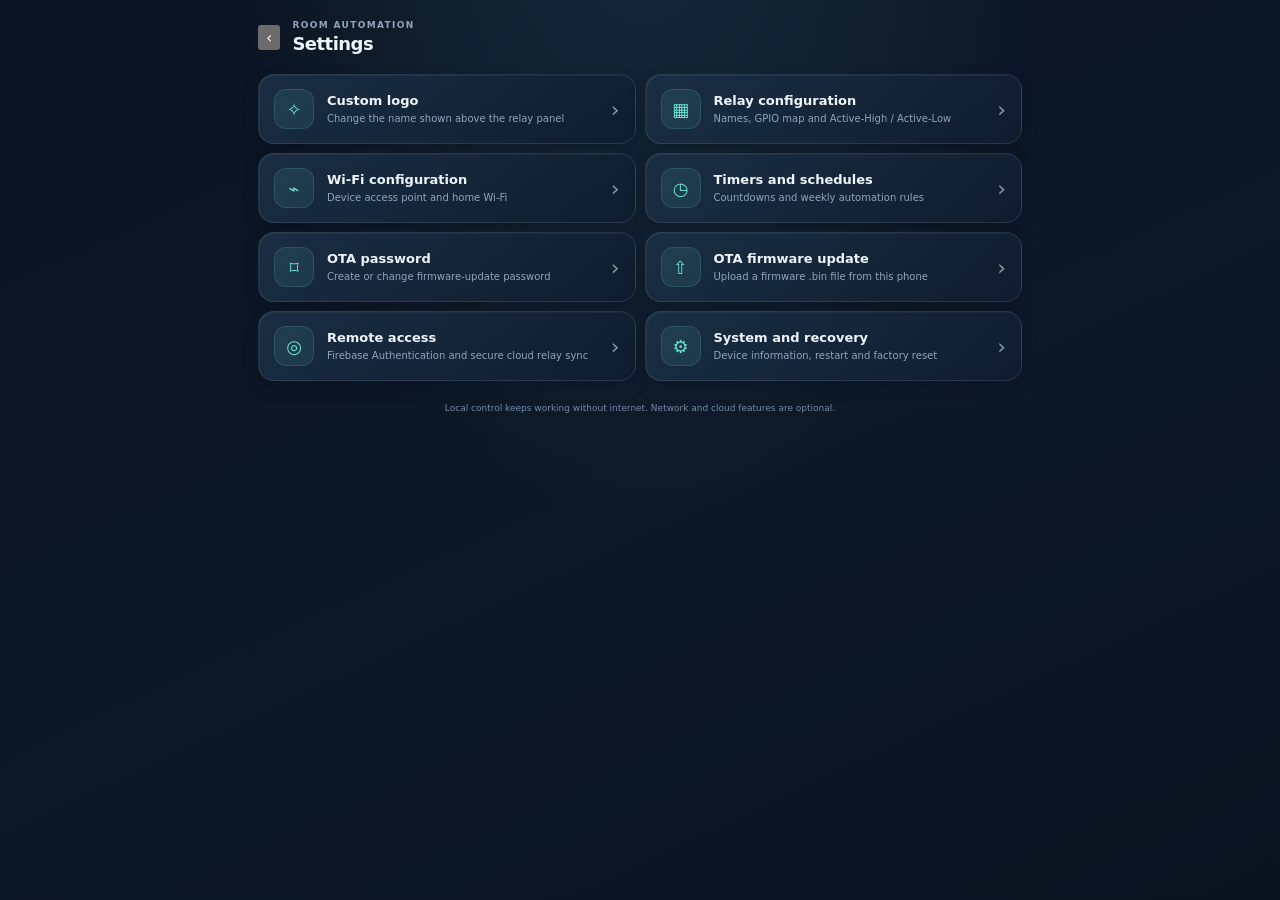
<file: settings.html>
<!doctype html>
<html lang="en">
<head>
  <meta charset="utf-8">
  <meta name="viewport" content="width=device-width,initial-scale=1,viewport-fit=cover">
  <meta name="theme-color" content="#0b1422">
  <meta name="color-scheme" content="dark">
  <title>Settings · Room Automation</title>
  <link rel="stylesheet" href="/style.css">
</head>
<body>
  <main class="settings-shell">
    <header class="settings-header">
      <button id="settingsBack" class="settings-nav-button" type="button" aria-label="Go back" title="Back">‹</button>
      <div class="settings-heading"><small>ROOM AUTOMATION</small><strong id="settingsHeaderTitle">Settings</strong></div>
      <a class="settings-home-button" href="/" aria-label="Go to dashboard" title="Home">
        <svg viewBox="0 0 24 24" aria-hidden="true"><path d="m3 10 9-7 9 7v10a1 1 0 0 1-1 1h-5v-7H9v7H4a1 1 0 0 1-1-1Z"/></svg>
      </a>
    </header>

    <section id="settingsHome" class="settings-home">
      <div class="settings-menu" aria-label="Settings options">
        <button class="settings-menu-item" type="button" data-open="logo"><span class="menu-icon">✧</span><span class="menu-copy"><strong>Custom logo</strong><small>Change the name shown above the relay panel</small></span><span class="menu-arrow">›</span></button>
        <button class="settings-menu-item" type="button" data-open="relays"><span class="menu-icon">▦</span><span class="menu-copy"><strong>Relay configuration</strong><small>Names, GPIO map and Active-High / Active-Low</small></span><span class="menu-arrow">›</span></button>
        <button class="settings-menu-item" type="button" data-open="wifi"><span class="menu-icon">⌁</span><span class="menu-copy"><strong>Wi-Fi configuration</strong><small>Device access point and home Wi-Fi</small></span><span class="menu-arrow">›</span></button>
        <button class="settings-menu-item" type="button" data-open="automation"><span class="menu-icon">◷</span><span class="menu-copy"><strong>Timers and schedules</strong><small>Countdowns and weekly automation rules</small></span><span class="menu-arrow">›</span></button>
        <button class="settings-menu-item" type="button" data-open="otapass"><span class="menu-icon">⌑</span><span class="menu-copy"><strong>OTA password</strong><small>Create or change firmware-update password</small></span><span class="menu-arrow">›</span></button>
        <button class="settings-menu-item" type="button" data-open="otaupdate"><span class="menu-icon">⇧</span><span class="menu-copy"><strong>OTA firmware update</strong><small>Upload a firmware .bin file from this phone</small></span><span class="menu-arrow">›</span></button>
        <button class="settings-menu-item" type="button" data-open="remote"><span class="menu-icon">◎</span><span class="menu-copy"><strong>Remote access</strong><small>Firebase Authentication and secure cloud relay sync</small></span><span class="menu-arrow">›</span></button>
        <button class="settings-menu-item" type="button" data-open="system"><span class="menu-icon">⚙</span><span class="menu-copy"><strong>System and recovery</strong><small>Device information, restart and factory reset</small></span><span class="menu-arrow">›</span></button>
      </div>
      <p class="settings-footer">Local control keeps working without internet. Network and cloud features are optional.</p>
    </section>

    <section class="settings-panel" data-panel="logo">
      <div class="panel-top"><div class="panel-title"><small>APPEARANCE</small><h1>Custom logo</h1></div></div>
      <div class="panel-card">
        <h2>Dashboard logo text</h2><p class="help">The logo box automatically adjusts to the text. Maximum 255 characters.</p>
        <label class="field">Logo name<input id="logoText" type="text" maxlength="255" placeholder="My Smart Home" autocomplete="off"></label>
        <div class="settings-button-row"><button class="action-button" type="button" id="saveLogo">Save logo</button></div>
        <p id="logoMessage" class="message" role="status"></p>
      </div>
    </section>

    <section class="settings-panel" data-panel="relays">
      <div class="panel-top"><div class="panel-title"><small>HARDWARE</small><h1>Relay configuration</h1></div></div>
      <form id="relayForm">
        <div class="panel-card">
          <h2>Relay names and polarity</h2><p class="help">Select the correct trigger type separately for every relay module. The fixed output pins are D1, D2, D5 and D6.</p>
          <div class="relay-config-row"><strong class="relay-config-name">Relay 1 · D1 · GPIO5</strong><label class="field">Display name<input id="relayName0" type="text" maxlength="23" required></label><label class="field">Trigger type<select id="relayPolarity0"><option value="true">Active-Low</option><option value="false">Active-High</option></select></label></div>
          <div class="relay-config-row"><strong class="relay-config-name">Relay 2 · D2 · GPIO4</strong><label class="field">Display name<input id="relayName1" type="text" maxlength="23" required></label><label class="field">Trigger type<select id="relayPolarity1"><option value="true">Active-Low</option><option value="false">Active-High</option></select></label></div>
          <div class="relay-config-row"><strong class="relay-config-name">Relay 3 · D5 · GPIO14</strong><label class="field">Display name<input id="relayName2" type="text" maxlength="23" required></label><label class="field">Trigger type<select id="relayPolarity2"><option value="true">Active-Low</option><option value="false">Active-High</option></select></label></div>
          <div class="relay-config-row"><strong class="relay-config-name">Relay 4 · D6 · GPIO12</strong><label class="field">Display name<input id="relayName3" type="text" maxlength="23" required></label><label class="field">Trigger type<select id="relayPolarity3"><option value="true">Active-Low</option><option value="false">Active-High</option></select></label></div>
          <p class="form-note">Active-Low means the relay turns ON when its GPIO output is LOW. Active-High means it turns ON when the output is HIGH.</p>
        </div>
        <div class="panel-card">
          <h2>One direct physical wall switch</h2>
          <p class="help">The single switch uses NodeMCU D7 / ESP8266 GPIO13. Select which relay it controls. This is a maintained switch: closed to GND = ON; open = OFF. The physical switch has priority over dashboard, timer, weekly schedule and Firebase commands for that relay.</p>
          <label class="field">Relay controlled by physical switch<select id="switchRelay"><option value="-1">Disabled</option><option value="0">Relay 1 · D1 · GPIO5</option><option value="1">Relay 2 · D2 · GPIO4</option><option value="2">Relay 3 · D5 · GPIO14</option><option value="3">Relay 4 · D6 · GPIO12</option></select></label>
          <div class="warning-note"><strong>Required wiring:</strong> D7/GPIO13 is now reserved for the physical switch; the old physical factory-reset input has been removed. Connect a dry-contact switch between D7/GPIO13 and GND. Firmware uses INPUT_PULLUP, so no external pull-up resistor is required. Use only a dry contact; never connect mains voltage or an external voltage to this GPIO. Factory reset is available from this dashboard and the future app.</div>
        </div>
        <div class="settings-button-row"><button class="action-button" type="submit">Save relay configuration</button></div>
        <p id="relayMessage" class="message" role="status"></p>
      </form>
    </section>

    <section class="settings-panel" data-panel="wifi">
      <div class="panel-top"><div class="panel-title"><small>CONNECTIVITY</small><h1>Wi-Fi configuration</h1></div></div>
      <form id="wifiForm">
        <div class="panel-card">
          <h2>ESP8266 access point</h2><p class="help">Your phone can connect directly to this network for local control.</p>
          <label class="field">Access point name (SSID)<input id="apSsid" type="text" maxlength="32" required></label>
          <label class="field">New access point password<input id="apPassword" type="password" maxlength="63" placeholder="Leave blank to keep current" autocomplete="new-password"></label>
          <label class="field">Wi-Fi channel<select id="apChannel"><option value="1">Channel 1</option><option value="2">Channel 2</option><option value="3">Channel 3</option><option value="4">Channel 4</option><option value="5">Channel 5</option><option value="6">Channel 6</option><option value="7">Channel 7</option><option value="8">Channel 8</option><option value="9">Channel 9</option><option value="10">Channel 10</option><option value="11">Channel 11</option><option value="12">Channel 12</option><option value="13">Channel 13</option></select></label>
        </div>
        <div class="panel-card">
          <h2>Connect to home Wi-Fi</h2><p class="help">When connected, the status on the main dashboard will turn green and show Online.</p>
          <div class="settings-button-row"><button id="scanBtn" class="action-button secondary" type="button">Scan nearby networks</button></div><div id="scanList" class="scan-list"></div>
          <label class="field">Home Wi-Fi name (SSID)<input id="staSsid" type="text" maxlength="32" autocomplete="off"></label>
          <label class="field">Home Wi-Fi password<input id="staPassword" type="password" maxlength="64" placeholder="Leave blank to keep current" autocomplete="new-password"></label>
        </div>
        <div class="panel-card">
          <h2>Device network name</h2>
          <label class="field">Hostname<input id="deviceName" type="text" maxlength="32" required></label>
          <p class="form-note">Use English letters, numbers and hyphens only. Example: room-automation</p>
        </div>
        <div class="settings-button-row"><button class="action-button" type="submit">Save Wi-Fi settings</button></div>
        <p id="wifiMessage" class="message" role="status"></p>
      </form>
    </section>

    <section class="settings-panel" data-panel="automation">
      <div class="panel-top"><div class="panel-title"><small>AUTOMATION</small><h1>Timers and schedules</h1></div></div>
      <div class="panel-card"><h2>Countdown timers</h2><p id="clockStatus" class="help">Checking device clock…</p>
        <div class="timer-grid">
          <div class="timer-box" data-timer="0"><strong id="timerName0">Relay 1</strong><span class="timer-status">No timer</span><label class="field">Hours<input class="timer-hours" type="number" min="0" max="720" value="0" inputmode="numeric"></label><label class="field">Minutes<input class="timer-minutes" type="number" min="0" max="59" value="1" inputmode="numeric"></label><label class="field">After countdown<select class="timer-action"><option value="false">Turn OFF</option><option value="true">Turn ON</option></select></label><div class="timer-actions"><button class="action-button timer-start" type="button">Start</button><button class="action-button secondary timer-cancel" type="button">Cancel</button></div></div>
          <div class="timer-box" data-timer="1"><strong id="timerName1">Relay 2</strong><span class="timer-status">No timer</span><label class="field">Hours<input class="timer-hours" type="number" min="0" max="720" value="0" inputmode="numeric"></label><label class="field">Minutes<input class="timer-minutes" type="number" min="0" max="59" value="1" inputmode="numeric"></label><label class="field">After countdown<select class="timer-action"><option value="false">Turn OFF</option><option value="true">Turn ON</option></select></label><div class="timer-actions"><button class="action-button timer-start" type="button">Start</button><button class="action-button secondary timer-cancel" type="button">Cancel</button></div></div>
          <div class="timer-box" data-timer="2"><strong id="timerName2">Relay 3</strong><span class="timer-status">No timer</span><label class="field">Hours<input class="timer-hours" type="number" min="0" max="720" value="0" inputmode="numeric"></label><label class="field">Minutes<input class="timer-minutes" type="number" min="0" max="59" value="1" inputmode="numeric"></label><label class="field">After countdown<select class="timer-action"><option value="false">Turn OFF</option><option value="true">Turn ON</option></select></label><div class="timer-actions"><button class="action-button timer-start" type="button">Start</button><button class="action-button secondary timer-cancel" type="button">Cancel</button></div></div>
          <div class="timer-box" data-timer="3"><strong id="timerName3">Relay 4</strong><span class="timer-status">No timer</span><label class="field">Hours<input class="timer-hours" type="number" min="0" max="720" value="0" inputmode="numeric"></label><label class="field">Minutes<input class="timer-minutes" type="number" min="0" max="59" value="1" inputmode="numeric"></label><label class="field">After countdown<select class="timer-action"><option value="false">Turn OFF</option><option value="true">Turn ON</option></select></label><div class="timer-actions"><button class="action-button timer-start" type="button">Start</button><button class="action-button secondary timer-cancel" type="button">Cancel</button></div></div>
        </div>
      </div>
      <div class="panel-card"><h2>Weekly schedules</h2><p class="help">Up to 8 rules. Schedules run locally and require the device clock to sync while connected to Wi-Fi with internet.</p>
        <form id="scheduleForm">
          <label class="field">Relay<select id="scheduleRelay"><option value="0">Relay 1</option><option value="1">Relay 2</option><option value="2">Relay 3</option><option value="3">Relay 4</option></select></label>
          <label class="field">Action<select id="scheduleAction"><option value="true">Turn ON</option><option value="false">Turn OFF</option></select></label>
          <label class="field">Time<input id="scheduleTime" type="time" value="07:00" required></label>
          <div class="field">Repeat days<div class="schedule-days"><label><input type="checkbox" value="0" checked>Sun</label><label><input type="checkbox" value="1" checked>Mon</label><label><input type="checkbox" value="2" checked>Tue</label><label><input type="checkbox" value="3" checked>Wed</label><label><input type="checkbox" value="4" checked>Thu</label><label><input type="checkbox" value="5" checked>Fri</label><label><input type="checkbox" value="6" checked>Sat</label></div></div>
          <div class="settings-button-row"><button class="action-button" type="submit">Save weekly schedule</button></div>
        </form>
        <div id="scheduleItems" class="schedule-items"><p class="form-note">No schedules set.</p></div>
        <p id="automationMessage" class="message" role="status"></p>
      </div>
    </section>

    <section class="settings-panel" data-panel="otapass">
      <div class="panel-top"><div class="panel-title"><small>SECURITY</small><h1>OTA password</h1></div></div>
      <div class="panel-card"><h2>Set firmware update password</h2><p class="help">OTA remains disabled until a password is created. Use 8–64 characters. The saved password is never shown back on this page.</p>
        <label class="field">Current OTA password<input id="oldOta" type="password" maxlength="64" autocomplete="current-password"></label>
        <label class="field">New OTA password<input id="newOta" type="password" minlength="8" maxlength="64" autocomplete="new-password"></label>
        <label class="field">Confirm new password<input id="confirmOta" type="password" minlength="8" maxlength="64" autocomplete="new-password"></label>
        <div class="settings-button-row"><button id="otaPassBtn" class="action-button" type="button">Save OTA password</button></div><p id="otaPassMessage" class="message" role="status"></p>
      </div>
    </section>

    <section class="settings-panel" data-panel="otaupdate">
      <div class="panel-top"><div class="panel-title"><small>MAINTENANCE</small><h1>OTA firmware update</h1></div></div>
      <div class="panel-card"><h2>Install firmware and dashboard</h2><p class="help">Select the two .bin files from the same GitHub Actions build. The device installs firmware first, restarts, then installs LittleFS automatically. Saved Wi-Fi, relay, timer, schedule, OTA and Firebase settings are backed up and restored.</p>
        <label class="field">OTA password<input id="otaUploadPassword" type="password" maxlength="64" autocomplete="current-password"></label>
        <label class="field">Firmware file (firmware.bin)<input id="firmwareFile" type="file" accept=".bin,application/octet-stream"></label>
        <label class="field">Dashboard / filesystem (littlefs.bin)<input id="filesystemFile" type="file" accept=".bin,application/octet-stream"></label>
        <div class="settings-button-row"><button id="otaUploadBtn" class="action-button" type="button">Install selected update files</button></div>
        <progress id="otaProgress" max="100" value="0" hidden></progress><p id="otaStatus" class="message" role="status"></p>
      </div>
    </section>

    <section class="settings-panel" data-panel="remote">
      <div class="panel-top"><div class="panel-title"><small>FIREBASE CLOUD</small><h1>Remote access</h1></div></div>
      <form id="firebaseForm">
        <div class="panel-card">
          <div class="remote-status"><i></i><strong id="firebaseStatus">Firebase is not configured</strong></div>
          <p class="help" style="margin-top:12px">Connect this ESP8266 to Firebase Authentication and Realtime Database. The ESP8266 uses a dedicated device-only Authentication account; it never stores the Admin password and never approves users.</p>
          <label class="field">Realtime Database URL<input id="firebaseUrl" type="url" maxlength="120" placeholder="https://your-project-default-rtdb.firebaseio.com" required></label>
          <label class="field">Firebase Web API key<input id="firebaseApiKey" type="password" maxlength="45" autocomplete="off" placeholder="Paste Firebase Web API key" required></label>
          <label class="field">Device ID<input id="firebaseDeviceId" type="text" maxlength="39" value="room8266" required></label>
          <label class="field">Device account email<input id="firebaseEmail" type="email" maxlength="79" autocomplete="off" required></label>
          <label class="field">Device account password<input id="firebasePassword" type="password" maxlength="64" autocomplete="new-password" required></label>
          <p class="form-note">The password is used only for the initial sign-in and is not saved. The device stores the Firebase refresh token in LittleFS. ESP8266 flash is not encrypted, so the refresh token is still physically readable from extracted flash.</p>
          <div class="settings-button-row"><button id="firebaseSaveBtn" class="action-button" type="submit">Verify and save Firebase connection</button><button id="firebaseDisableBtn" class="action-button danger" type="button">Disable Firebase</button></div>
          <p id="firebaseMessage" class="message" role="status"></p>
        </div>
      </form>
      <div class="panel-card">
        <h2>Authentication and approval model</h2>
        <ol class="remote-steps"><li>Create one Admin user in Firebase Authentication and put that exact UID in <code>firebase.database.rules.json</code>. Do not create Admin from the public app.</li><li>Create a separate Firebase Authentication email/password user for this ESP8266. In Realtime Database, create <code>deviceAccounts/DEVICE_UID</code> with <code>{&quot;deviceId&quot;:&quot;room8266&quot;,&quot;enabled&quot;:true}</code>.</li><li>Apply the included database rules. The Android app will register users as <code>pending</code>; only the fixed Admin UID can approve/reject/revoke them and link approved users to devices.</li><li>Local AP, physical switch, timer and schedules continue to work without internet. Remote commands are applied as desired ON/OFF states and the actual relay state is published back.</li></ol>
        <div class="warning-note"><strong>Security:</strong> never expose port 80 on the ESP8266 to the public internet. Firebase HTTPS is certificate-verified. Firebase API key is a project identifier; the device refresh token is a secret, but ESP8266 flash is not encrypted.</div>
      </div>
    </section>

    <section class="settings-panel" data-panel="system">
      <div class="panel-top"><div class="panel-title"><small>DEVICE</small><h1>System and recovery</h1></div></div>
      <div class="panel-card"><h2>Device status</h2><div class="field-grid"><div><p class="form-note">Firmware</p><strong id="systemVersion">—</strong></div><div><p class="form-note">Local access point</p><strong id="systemApIp">—</strong></div><div><p class="form-note">Home Wi-Fi</p><strong id="systemWifi">—</strong></div><div><p class="form-note">Free memory</p><strong id="systemHeap">—</strong></div></div></div>
      <div class="panel-card"><h2>Restart controller</h2><p class="help">Restart the ESP8266 without deleting its saved settings.</p><button id="rebootBtn" class="action-button secondary" type="button">Restart device</button><p id="systemMessage" class="message" role="status"></p></div>
      <div class="panel-card"><h2>Factory reset</h2><p class="help">Clears Wi-Fi credentials, relay settings, names, timers, schedules, Firebase credentials and OTA password.</p><button id="factoryBtn" class="action-button danger" type="button">Factory reset</button></div>
    </section>
  </main>

<script>
'use strict';
const $ = (id) => document.getElementById(id);
const api = async (url, options = {}) => {
  const response = await fetch(url, { cache: 'no-store', ...options });
  let data = {}; try { data = await response.json(); } catch (_) {}
  if (!response.ok) throw new Error(data.error || `Request failed (${response.status})`);
  return data;
};
function message(id, text, ok = true) { const node = $(id); node.textContent = text || ''; node.classList.toggle('error', !ok); }
const postJson = (url, body) => api(url, { method: 'POST', headers: { 'Content-Type': 'application/json' }, body: JSON.stringify(body) });

// One persistent navigation bar: Back goes exactly one level up; Home
// returns directly to the relay dashboard from every settings page.
let activePanelName = null;
function openPanel(name) {
  $('settingsHome').style.display = 'none';
  document.querySelectorAll('[data-panel]').forEach((panel) => {
    panel.classList.remove('visible');
    panel.style.display = 'none';
  });
  const panel = document.querySelector(`[data-panel="${name}"]`);
  if (!panel) return;
  activePanelName = name;
  const title = panel.querySelector('.panel-title h1');
  $('settingsHeaderTitle').textContent = title ? title.textContent : 'Settings';
  panel.style.display = 'block';
  requestAnimationFrame(() => panel.classList.add('visible'));
  if (name === 'automation') refreshAutomation();
  if (name === 'remote') loadFirebaseSettings();
  if (name === 'system') refreshSystem();
}
function goBackOneLevel() {
  if (!activePanelName) {
    window.location.href = '/';
    return;
  }
  const current = document.querySelector(`[data-panel="${activePanelName}"]`);
  activePanelName = null;
  if (current) {
    current.classList.remove('visible');
    current.style.animation = 'slideOut .18s ease both';
    window.setTimeout(() => {
      current.style.display = 'none';
      current.style.animation = '';
      $('settingsHome').style.display = 'block';
      $('settingsHeaderTitle').textContent = 'Settings';
    }, 170);
  } else {
    $('settingsHome').style.display = 'block';
    $('settingsHeaderTitle').textContent = 'Settings';
  }
}
document.getElementById('settingsBack').addEventListener('click', goBackOneLevel);
document.querySelectorAll('[data-open]').forEach((button) => button.addEventListener('click', () => openPanel(button.dataset.open)));
let loaded = {};
async function loadSettings() {
  loaded = await api('/api/settings');
  $('logoText').value = loaded.logoText || 'Room Automation';
  $('apSsid').value = loaded.apSsid || '';
  $('apChannel').value = String(loaded.apChannel || 6);
  $('staSsid').value = loaded.staSsid || '';
  $('deviceName').value = loaded.deviceName || 'room-automation';
  $('otaStatus').textContent = loaded.otaConfigured ? 'OTA password is configured.' : 'OTA is disabled until you create an OTA password.';
  for (let i = 0; i < 4; i += 1) {
    $(`relayName${i}`).value = loaded.relayNames?.[i] || `Relay ${i + 1}`;
    $(`relayPolarity${i}`).value = String(loaded.relayActiveLow?.[i] ?? true);
  }
  $('switchRelay').value = String(loaded.switchRelay ?? -1);
}
function settingsPayload() {
  return {
    logoText: $('logoText').value.trim() || 'Room Automation',
    apSsid: $('apSsid').value.trim(), apPassword: $('apPassword').value,
    apChannel: Number($('apChannel').value), staSsid: $('staSsid').value.trim(),
    staPassword: $('staPassword').value, deviceName: $('deviceName').value.trim()
  };
}
async function saveAllSettings(targetMessage) {
  const data = await postJson('/api/settings', settingsPayload());
  message(targetMessage, data.message || 'Saved. Restarting device…');
}
$('saveLogo').addEventListener('click', async () => {
  try {
    const data = await postJson('/api/logo', { logoText: $('logoText').value.trim() });
    message('logoMessage', data.message || 'Logo saved successfully.');
  } catch (error) { message('logoMessage', error.message, false); }
});
$('relayForm').addEventListener('submit', async (event) => {
  event.preventDefault();
  try {
    const relayNames = [0,1,2,3].map(i => $(`relayName${i}`).value.trim());
    const relayActiveLow = [0,1,2,3].map(i => $(`relayPolarity${i}`).value === 'true');
    if (relayNames.some(name => !name || name.length > 23)) throw new Error('Each relay name must be 1 to 23 characters.');
    const data = await postJson('/api/relay-config', { relayNames, relayActiveLow, switchRelay: Number($('switchRelay').value) });
    message('relayMessage', data.message || 'Relay configuration saved.');
  } catch (error) { message('relayMessage', error.message, false); }
});
$('wifiForm').addEventListener('submit', async (event) => {
  event.preventDefault();
  try { await saveAllSettings('wifiMessage'); }
  catch (error) { message('wifiMessage', error.message, false); }
});

async function loadFirebaseSettings() {
  try {
    const data = await api('/api/firebase');
    $('firebaseUrl').value = data.databaseUrl || '';
    $('firebaseDeviceId').value = data.deviceId || 'room8266';
    $('firebaseEmail').value = data.deviceEmail || '';
    $('firebaseApiKey').value = '';
    $('firebasePassword').value = '';
    $('firebaseStatus').textContent = data.configured ? `${data.status} · last sync ${data.lastSyncAgeSec}s ago` : 'Firebase is not configured';
    if (data.lastError) message('firebaseMessage', data.lastError, false);
  } catch (error) { message('firebaseMessage', error.message, false); }
}
$('firebaseForm').addEventListener('submit', async (event) => {
  event.preventDefault();
  const button = $('firebaseSaveBtn');
  button.disabled = true;
  try {
    const data = await postJson('/api/firebase', {
      databaseUrl: $('firebaseUrl').value.trim(), apiKey: $('firebaseApiKey').value.trim(),
      deviceId: $('firebaseDeviceId').value.trim(), deviceEmail: $('firebaseEmail').value.trim(),
      devicePassword: $('firebasePassword').value
    });
    $('firebasePassword').value = '';
    $('firebaseApiKey').value = '';
    message('firebaseMessage', data.message || 'Firebase connection saved.');
    await loadFirebaseSettings();
  } catch (error) { message('firebaseMessage', error.message, false); }
  finally { button.disabled = false; }
});
$('firebaseDisableBtn').addEventListener('click', async () => {
  if (!window.confirm('Disable Firebase cloud access on this device? Local control will continue working.')) return;
  try {
    const data = await api('/api/firebase', { method: 'DELETE' });
    message('firebaseMessage', data.message || 'Firebase disabled.');
    await loadFirebaseSettings();
  } catch (error) { message('firebaseMessage', error.message, false); }
});

$('scanBtn').addEventListener('click', async () => {
  const button = $('scanBtn'), box = $('scanList');
  button.disabled = true; box.textContent = 'Scanning nearby 2.4 GHz networks…';
  try {
    await api('/api/wifi/scan');
    let result = { scanning: true };
    for (let attempt = 0; attempt < 45 && result.scanning; attempt += 1) {
      await new Promise((resolve) => window.setTimeout(resolve, 400));
      result = await api('/api/wifi/scan/result');
    }
    if (result.scanning) throw new Error('Wi-Fi scan timed out. Please try again.');
    const networks = result.networks || [];
    box.replaceChildren();
    if (!networks.length) { box.textContent = 'No networks found.'; return; }
    networks.forEach((network) => {
      const item = document.createElement('button'); item.type = 'button'; item.className = 'scan-item';
      const name = document.createElement('strong'); name.textContent = network.ssid || 'Hidden network';
      const info = document.createElement('small'); info.textContent = `${network.rssi} dBm · Ch ${network.channel}${network.secure ? ' · secured' : ' · open'}`;
      item.append(name, info); item.addEventListener('click', () => { $('staSsid').value = network.ssid || ''; $('staPassword').focus(); }); box.appendChild(item);
    });
  } catch (error) { box.textContent = error.message; }
  finally { button.disabled = false; }
});

$('otaPassBtn').addEventListener('click', async () => {
  try {
    const data = await postJson('/api/ota/password', { oldPassword: $('oldOta').value, newPassword: $('newOta').value, confirmPassword: $('confirmOta').value });
    message('otaPassMessage', data.message || 'OTA password saved.');
    $('oldOta').value = ''; $('newOta').value = ''; $('confirmOta').value = '';
  } catch (error) { message('otaPassMessage', error.message, false); }
});
function uploadOtaFile(file, type, password, progressStart, progressSpan) {
  return new Promise((resolve, reject) => {
    const request = new XMLHttpRequest();
    request.open('POST', `/api/ota/upload?type=${type}&password=${encodeURIComponent(password)}`);
    request.upload.onprogress = (event) => {
      if (event.lengthComputable) $('otaProgress').value = progressStart + (event.loaded / event.total) * progressSpan;
    };
    request.onload = () => {
      let data = {}; try { data = JSON.parse(request.responseText); } catch (_) {}
      if (request.status >= 200 && request.status < 300) resolve(data);
      else reject(new Error(data.error || `${type} OTA rejected (${request.status})`));
    };
    request.onerror = () => reject(new Error('Network error during OTA upload.'));
    request.onabort = () => reject(new Error('OTA upload was cancelled.'));
    const payload = new FormData(); payload.append('firmware', file, file.name); request.send(payload);
  });
}
async function waitForDevice(previousStatus, timeoutMs = 90000) {
  const deadline = Date.now() + timeoutMs;
  while (Date.now() < deadline) {
    try {
      const status = await api('/api/state');
      const versionChanged = status.version !== previousStatus.version;
      const bootChanged = status.bootId !== previousStatus.bootId;
      const uptimeReset = Number(status.uptimeSec) < Number(previousStatus.uptimeSec);
      if (bootChanged || versionChanged || uptimeReset) return status;
    } catch (_) {}
    await new Promise(resolve => setTimeout(resolve, 300));
  }
  throw new Error('Device did not return after restart. Reconnect to its Wi-Fi and check its status before retrying.');
}
$('otaUploadBtn').addEventListener('click', async () => {
  const firmware = $('firmwareFile').files[0];
  const filesystem = $('filesystemFile').files[0];
  const password = $('otaUploadPassword').value;
  if ((!firmware && !filesystem) || !password) { message('otaStatus', 'Select at least one .bin file and enter the OTA password.', false); return; }
  if (firmware && firmware.name.toLowerCase() !== 'firmware.bin') { message('otaStatus', 'Choose the file named firmware.bin.', false); return; }
  if (filesystem && filesystem.name.toLowerCase() !== 'littlefs.bin') { message('otaStatus', 'Choose the file named littlefs.bin.', false); return; }
  const total = (firmware ? firmware.size : 0) + (filesystem ? filesystem.size : 0);
  const firmwareSpan = firmware && filesystem ? (firmware.size / total) * 100 : 100;
  const filesystemSpan = firmware && filesystem ? 100 - firmwareSpan : 100;
  const progress = $('otaProgress'); progress.hidden = false; progress.value = 0;
  $('otaUploadBtn').disabled = true;
  try {
    if (firmware) {
      const beforeFirmware = await api('/api/state');
      message('otaStatus', 'Step 1/2: uploading firmware.bin…');
      await uploadOtaFile(firmware, 'firmware', password, 0, firmwareSpan);
      message('otaStatus', 'Firmware accepted. Waiting for the ESP8266 to restart…');
      await waitForDevice(beforeFirmware);
      progress.value = firmwareSpan;
    }
    if (filesystem) {
      const beforeFilesystem = await api('/api/state');
      message('otaStatus', firmware ? 'Step 2/2: uploading littlefs.bin…' : 'Uploading littlefs.bin…');
      await uploadOtaFile(filesystem, 'filesystem', password, firmware ? firmwareSpan : 0, filesystemSpan);
      message('otaStatus', 'LittleFS accepted. Restoring saved settings after restart…');
      await waitForDevice(beforeFilesystem);
      progress.value = 100;
    }
    const installed = [firmware ? 'firmware' : '', filesystem ? 'dashboard/filesystem' : ''].filter(Boolean).join(' + ');
    message('otaStatus', `Update completed successfully: ${installed} installed.`);
  } catch (error) {
    message('otaStatus', error.message, false);
  } finally {
    $('otaUploadBtn').disabled = false;
  }
});

function duration(seconds) {
  const s = Math.max(0, Number(seconds) || 0), d = Math.floor(s / 86400), h = Math.floor(s % 86400 / 3600), m = Math.floor(s % 3600 / 60), sec = s % 60;
  return d ? `${d}d ${h}h ${m}m` : `${String(h).padStart(2,'0')}:${String(m).padStart(2,'0')}:${String(sec).padStart(2,'0')}`;
}
let currentRelayNames = ['Relay 1','Relay 2','Relay 3','Relay 4'];
async function refreshAutomation() {
  try {
    const data = await api('/api/automation');
    $('clockStatus').textContent = data.timeSynced ? `Clock synchronized · ${data.localTime || 'IST'}` : 'Clock not synchronized · weekly schedules paused';
    const names = currentRelayNames;
    const settings = await api('/api/state');
    if (Array.isArray(settings.relayNames)) currentRelayNames = settings.relayNames;
    for (let i = 0; i < 4; i += 1) $(`timerName${i}`).textContent = currentRelayNames[i] || names[i];
    [...$('scheduleRelay').options].forEach(option => { option.textContent = currentRelayNames[Number(option.value)] || `Relay ${Number(option.value)+1}`; });
    (data.timers || []).forEach((timer) => {
      const box = document.querySelector(`[data-timer="${timer.relay}"]`);
      const status = $('.timer-status', box);
      status.textContent = timer.enabled ? `${duration(timer.remainingSec)} · then ${timer.action ? 'ON' : 'OFF'}` : 'No timer';
      status.classList.toggle('running', !!timer.enabled);
    });
    renderSchedules(data.schedules || []);
  } catch (error) { message('automationMessage', error.message, false); }
}
function renderSchedules(items) {
  const box = $('scheduleItems'); box.replaceChildren();
  if (!items.length) { const p = document.createElement('p'); p.className='form-note'; p.textContent='No schedules set.'; box.appendChild(p); return; }
  const days = ['Sun','Mon','Tue','Wed','Thu','Fri','Sat'];
  items.forEach((item) => {
    const row = document.createElement('div'); row.className='schedule-item';
    const info = document.createElement('div'), title=document.createElement('strong'), meta=document.createElement('small');
    title.textContent = `${currentRelayNames[item.relay] || `Relay ${item.relay+1}`} · ${item.action ? 'ON' : 'OFF'}`;
    meta.textContent = `${String(Math.floor(item.minuteOfDay/60)).padStart(2,'0')}:${String(item.minuteOfDay%60).padStart(2,'0')} · ${days.filter((_,i)=>item.daysMask & (1<<i)).join(' ')}`;
    info.append(title,meta);
    const remove=document.createElement('button'); remove.type='button'; remove.className='remove-rule'; remove.textContent='Remove';
    remove.addEventListener('click', async () => { try { await api('/api/schedule',{method:'DELETE',headers:{'Content-Type':'application/json'},body:JSON.stringify({slot:item.slot})}); await refreshAutomation(); message('automationMessage','Schedule removed.'); } catch(error) { message('automationMessage',error.message,false); } });
    row.append(info,remove); box.appendChild(row);
  });
}
document.querySelectorAll('[data-timer]').forEach((box) => {
  const relay = Number(box.dataset.timer);
  $('.timer-start', box).addEventListener('click', async () => {
    const hours = Number($('.timer-hours',box).value), minutes = Number($('.timer-minutes',box).value), seconds = hours*3600 + minutes*60;
    const action = $('.timer-action',box).value === 'true';
    if (!Number.isInteger(hours)||hours<0||hours>720||!Number.isInteger(minutes)||minutes<0||minutes>59||seconds<1||seconds>2592000) { message('automationMessage','Enter a timer from 1 minute to 30 days.',false); return; }
    try { await postJson('/api/timer',{relay,seconds,action}); await refreshAutomation(); message('automationMessage',`Timer saved for ${currentRelayNames[relay]}.`); }
    catch(error) { message('automationMessage',error.message,false); }
  });
  $('.timer-cancel', box).addEventListener('click', async () => { try { await postJson('/api/timer',{relay,seconds:0,action:false}); await refreshAutomation(); message('automationMessage','Timer cancelled.'); } catch(error) { message('automationMessage',error.message,false); } });
});
$('scheduleForm').addEventListener('submit', async (event) => {
  event.preventDefault();
  const [hour,minute] = $('scheduleTime').value.split(':').map(Number);
  const daysMask = [...document.querySelectorAll('.schedule-days input:checked')].reduce((mask,input)=>mask | (1<<Number(input.value)),0);
  if (!Number.isInteger(hour)||!Number.isInteger(minute)||daysMask===0) { message('automationMessage','Choose a valid time and at least one day.',false); return; }
  try {
    const existing = await api('/api/automation'), used = new Set((existing.schedules||[]).map(rule=>rule.slot));
    let slot=-1; for(let i=0;i<8;i+=1) if(!used.has(i)){slot=i;break;}
    if(slot<0) throw new Error('All 8 schedule places are in use. Remove one first.');
    await postJson('/api/schedule',{slot,relay:Number($('scheduleRelay').value),action:$('scheduleAction').value==='true',daysMask,minuteOfDay:hour*60+minute,enabled:true});
    await refreshAutomation(); message('automationMessage','Weekly schedule saved.');
  } catch(error) { message('automationMessage',error.message,false); }
});

async function refreshSystem() {
  try {
    const data = await api('/api/state');
    $('systemVersion').textContent = data.version || '—'; $('systemApIp').textContent = data.apIp || '—';
    $('systemWifi').textContent = data.wifiConnected ? `Online · ${data.ip}` : 'Offline';
    $('systemHeap').textContent = Number(data.heap) ? `${Number(data.heap).toLocaleString()} bytes` : '—';
  } catch (_) { $('systemWifi').textContent = 'Status unavailable'; }
}
$('rebootBtn').addEventListener('click', async () => {
  if (!window.confirm('Restart the ESP8266 now?')) return;
  try { await api('/api/reboot',{method:'POST'}); message('systemMessage','Restarting…'); } catch(error) { message('systemMessage',error.message,false); }
});
$('factoryBtn').addEventListener('click', async () => {
  if (window.prompt('Type RESET to confirm factory reset') !== 'RESET') return;
  try { const data = await api('/api/factory-reset',{method:'POST',headers:{'Content-Type':'application/x-www-form-urlencoded'},body:'confirm=RESET'}); message('systemMessage',data.message||'Factory reset started.'); }
  catch(error) { message('systemMessage',error.message,false); }
});

// Only inputs, textareas and selects can be selected/copied. All explanatory
// text and labels remain non-selectable, including Android long-press.
const editable = (target) => !!target.closest('input,textarea,select,[contenteditable="true"]');
document.addEventListener('contextmenu',(event)=>{if(!editable(event.target))event.preventDefault();});
document.addEventListener('selectstart',(event)=>{if(!editable(event.target))event.preventDefault();});
document.addEventListener('copy',(event)=>{if(!editable(event.target))event.preventDefault();});

loadSettings().catch(error => message('logoMessage',`Could not load settings: ${error.message}`,false));
window.setInterval(() => { if (document.querySelector('[data-panel="automation"].visible')) refreshAutomation(); }, 5000);
</script>
</body>
</html>
</file>
<file: style.css>
:root{color-scheme:dark;--bg:#0b1422;--panel:#111f31;--panel2:#17283c;--line:rgba(179,205,229,.13);--text:#edf5fb;--muted:#91a5ba;--teal:#6be0d0;--green:#53dfa1;--red:#ff7184;--gold:#f2cc87;--shadow:0 18px 42px rgba(0,0,0,.28)}
*{box-sizing:border-box;-webkit-tap-highlight-color:transparent;user-select:none;-webkit-user-select:none;-webkit-touch-callout:none}
html{min-height:100%;background:var(--bg)}
body{margin:0;min-height:100vh;color:var(--text);font-family:Inter,ui-sans-serif,system-ui,-apple-system,"Segoe UI",sans-serif;background:radial-gradient(ellipse at 50% -20%,rgba(69,142,158,.18),transparent 46%),linear-gradient(155deg,#0b1422 0%,#0d1828 54%,#0a1320 100%)}
button,a{font:inherit}button{color:inherit}.dashboard-shell{width:min(760px,100%);min-height:100vh;margin:0 auto;padding:clamp(22px,5vh,48px) clamp(16px,4vw,30px) 30px;display:flex;flex-direction:column}
.dashboard-header{display:flex;align-items:center;justify-content:space-between;gap:14px;margin-bottom:clamp(28px,7vh,58px)}.logo-stage{min-width:0;max-width:calc(100% - 105px)}.logo-card{display:inline-flex;align-items:center;min-height:54px;max-width:100%;padding:13px 21px;border:1px solid rgba(179,220,229,.2);border-radius:16px;background:linear-gradient(145deg,#20364a,#102033 62%,#0b1727);box-shadow:inset 1px 1px 0 rgba(255,255,255,.11),inset -2px -3px 6px rgba(0,0,0,.4),0 9px 0 #07101b,0 15px 23px rgba(0,0,0,.35);transform:translateY(-3px)}.logo-card span{font-size:clamp(16px,4.2vw,22px);font-weight:850;line-height:1.16;letter-spacing:-.035em;overflow-wrap:anywhere;color:#f2fbff;text-shadow:0 1px 1px #07111b}.header-actions{display:flex;align-items:center;gap:10px;flex-shrink:0}.connection{display:inline-flex;align-items:center;gap:7px;padding:9px 11px;border-radius:999px;border:1px solid var(--line);background:rgba(255,255,255,.035);font-size:10px;font-weight:850;letter-spacing:.035em}.connection i{width:8px;height:8px;border-radius:50%;background:var(--red);box-shadow:0 0 0 4px rgba(255,113,132,.1)}.connection.online{color:var(--green);border-color:rgba(83,223,161,.22)}.connection.online i{background:var(--green);box-shadow:0 0 0 4px rgba(83,223,161,.12)}.connection.offline{color:#ff9aa7}.settings-button{width:42px;height:42px;display:grid;place-items:center;border-radius:13px;border:1px solid var(--line);background:linear-gradient(145deg,rgba(255,255,255,.09),rgba(255,255,255,.025));box-shadow:0 6px 14px rgba(0,0,0,.18);transition:transform .2s,border-color .2s}.settings-button:active{transform:translateY(2px)}.settings-button svg{width:20px;height:20px;fill:none;stroke:#b7cbdc;stroke-width:1.55;stroke-linecap:round;stroke-linejoin:round}
.relay-grid{display:grid;grid-template-columns:repeat(2,minmax(0,1fr));gap:clamp(12px,3vw,18px);width:100%;margin:auto 0}.relay-card{position:relative;isolation:isolate;overflow:hidden;aspect-ratio:1/1;min-width:0;padding:clamp(15px,4vw,23px);display:flex;flex-direction:column;justify-content:space-between;text-align:left;border:1px solid rgba(173,204,227,.15);border-radius:22px;background:linear-gradient(148deg,#1a2b40 0%,#122237 55%,#101d2f 100%);box-shadow:inset 1px 1px 0 rgba(255,255,255,.065),inset -2px -3px 7px rgba(0,0,0,.35),0 9px 0 #07111e,0 17px 28px rgba(0,0,0,.23);transition:transform .23s ease,border-color .23s ease,background .23s ease,box-shadow .23s ease;cursor:pointer;touch-action:manipulation}.relay-card:active{transform:translateY(5px);box-shadow:inset 1px 1px 0 rgba(255,255,255,.04),0 3px 0 #07111e,0 8px 15px rgba(0,0,0,.22)}.relay-card::after{content:"";position:absolute;z-index:-1;width:65%;aspect-ratio:1;border-radius:50%;right:-26%;top:-28%;background:rgba(112,163,190,.055);filter:blur(2px);transition:background .25s,transform .25s}.relay-card.active{border-color:rgba(83,223,161,.48);background:linear-gradient(148deg,#193b42 0%,#153544 54%,#112b39 100%);box-shadow:inset 1px 1px 0 rgba(255,255,255,.11),inset -2px -3px 7px rgba(0,0,0,.25),0 9px 0 #071b25,0 18px 34px rgba(35,190,143,.13)}.relay-card.active::after{background:rgba(83,223,161,.13);transform:scale(1.2)}.relay-card.pending{opacity:.72;cursor:wait}.relay-top{display:flex;align-items:flex-start;justify-content:space-between;gap:9px}.relay-index{font-size:clamp(11px,2.8vw,14px);font-weight:900;letter-spacing:.12em;color:#7891a8}.relay-glyph{width:clamp(39px,9vw,52px);height:clamp(39px,9vw,52px);display:grid;place-items:center;border-radius:15px;border:1px solid rgba(174,208,229,.13);background:rgba(255,255,255,.045);color:#8ba9bd;transition:color .2s,background .2s,border-color .2s}.relay-glyph svg{width:clamp(20px,5vw,26px);height:clamp(20px,5vw,26px);fill:none;stroke:currentColor;stroke-width:1.65;stroke-linecap:round;stroke-linejoin:round}.relay-card.active .relay-glyph{color:var(--green);background:rgba(83,223,161,.1);border-color:rgba(83,223,161,.22)}.relay-name{font-size:clamp(17px,4vw,23px);font-weight:850;line-height:1.18;letter-spacing:-.035em;overflow-wrap:anywhere;color:#eaf3fa}.relay-bottom{display:flex;align-items:center;justify-content:space-between;gap:8px}.relay-caption{font-size:9px;letter-spacing:.13em;font-weight:850;color:#8196ab}.relay-state{font-size:11px;font-weight:950;letter-spacing:.08em;color:#a3b3c1}.relay-card.active .relay-state{color:var(--green)}.dashboard-message{min-height:18px;margin:22px 0 0;text-align:center;font-size:11px;color:var(--green)}.dashboard-message.error{color:#ff9aa7}
/* Settings application shell */
.settings-shell{width:min(820px,100%);margin:0 auto;padding:20px clamp(14px,4vw,28px) 36px;overflow:hidden}.settings-header{display:flex;align-items:center;gap:12px;margin-bottom:20px}.back-dashboard,.back-button{width:42px;height:42px;display:grid;place-items:center;flex:0 0 42px;border-radius:13px;border:1px solid var(--line);background:rgba(255,255,255,.04);color:var(--text);font-size:21px;text-decoration:none}.settings-heading{min-width:0;flex:1}.settings-heading small{display:block;font-size:9px;letter-spacing:.15em;color:var(--muted);font-weight:900}.settings-heading strong{display:block;margin-top:3px;font-size:18px;letter-spacing:-.03em}.settings-home{display:block;animation:slideIn .28s ease both}.settings-menu{display:grid;gap:9px}.settings-menu-item{width:100%;min-height:70px;display:flex;align-items:center;gap:13px;padding:12px 15px;text-align:left;border:1px solid var(--line);border-radius:16px;background:linear-gradient(140deg,rgba(27,47,68,.96),rgba(15,29,46,.96));box-shadow:inset 1px 1px 0 rgba(255,255,255,.045),0 7px 18px rgba(0,0,0,.13);cursor:pointer;transition:transform .2s,border-color .2s}.settings-menu-item:active{transform:translateX(3px)}.menu-icon{width:40px;height:40px;display:grid;place-items:center;flex:0 0 40px;border-radius:12px;background:rgba(107,224,208,.09);border:1px solid rgba(107,224,208,.15);color:var(--teal);font-size:18px}.menu-copy{min-width:0;flex:1}.menu-copy strong,.menu-copy small{display:block}.menu-copy strong{font-size:13px;font-weight:850}.menu-copy small{margin-top:4px;font-size:10px;color:var(--muted);line-height:1.35}.menu-arrow{font-size:22px;color:#829ab0}.settings-panel{display:none;opacity:0;transform:translateX(24px)}.settings-panel.visible{display:block;animation:slideIn .28s cubic-bezier(.2,.75,.2,1) both}.panel-top{display:flex;align-items:center;gap:11px;margin:0 0 15px}.panel-title{min-width:0}.panel-title small{display:block;color:var(--teal);font-size:9px;letter-spacing:.13em;font-weight:900}.panel-title h1{margin:3px 0 0;font-size:21px;letter-spacing:-.045em}.panel-card{margin-bottom:11px;padding:16px;border:1px solid var(--line);border-radius:16px;background:linear-gradient(145deg,rgba(24,43,63,.96),rgba(14,27,43,.97));box-shadow:inset 1px 1px 0 rgba(255,255,255,.04),0 9px 22px rgba(0,0,0,.13)}.panel-card h2{margin:0 0 5px;font-size:14px}.panel-card .help{margin:0 0 13px;font-size:10px;line-height:1.5;color:var(--muted)}.field-grid{display:grid;grid-template-columns:repeat(2,minmax(0,1fr));gap:10px}.field{display:block;min-width:0;margin:10px 0 0;color:#b5c6d6;font-size:10px;font-weight:800}.field input,.field select,.field textarea,.control-input{display:block;width:100%;min-width:0;margin-top:6px;padding:11px 12px;color:var(--text);font-size:13px;font-weight:500;background:#0a1726;border:1px solid rgba(169,204,226,.17);border-radius:10px;outline:none;user-select:text;-webkit-user-select:text;-webkit-touch-callout:default}.field input:focus,.field select:focus,.field textarea:focus,.control-input:focus{border-color:rgba(107,224,208,.55);box-shadow:0 0 0 3px rgba(107,224,208,.08)}.field input::placeholder{color:#60758a}.field input[type=file]{padding:8px}.field textarea{resize:vertical;min-height:78px}.settings-button-row{display:flex;flex-wrap:wrap;gap:8px;margin-top:13px}.action-button{min-height:40px;padding:10px 14px;border:1px solid rgba(107,224,208,.25);border-radius:10px;background:linear-gradient(135deg,rgba(107,224,208,.16),rgba(92,157,185,.12));color:#eafaf8;font-size:11px;font-weight:850;cursor:pointer}.action-button.secondary{border-color:var(--line);background:rgba(255,255,255,.045);color:#c6d4e0}.action-button.danger{border-color:rgba(255,113,132,.28);background:rgba(255,113,132,.09);color:#ffadb8}.action-button:disabled{opacity:.5;cursor:wait}.form-note{margin:11px 0 0;color:var(--muted);font-size:10px;line-height:1.5}.message{min-height:16px;margin:10px 0 0;font-size:10px;color:var(--green)}.message.error{color:#ff9ba9}.relay-config-row{display:grid;grid-template-columns:1fr 1fr;gap:9px;padding:11px 0;border-bottom:1px solid rgba(169,204,226,.09)}.relay-config-row:last-child{border-bottom:0}.relay-config-name{grid-column:1/-1;font-size:11px;color:#d7e5f0;font-weight:900}.switch-config-row{display:grid;grid-template-columns:1fr 1fr;gap:8px}.toggle-line{display:flex;align-items:center;gap:9px;margin:12px 0;color:#c1d1df;font-size:11px}.toggle-line input,.day-picker input{width:17px;height:17px;accent-color:var(--teal)}.warning-note{padding:12px;border:1px solid rgba(242,204,135,.22);border-radius:11px;background:rgba(242,204,135,.06);color:#d7c49e;font-size:10px;line-height:1.55}.warning-note strong{color:var(--gold)}.scan-list{display:grid;gap:6px;margin-top:10px;max-height:160px;overflow:auto}.scan-item{display:flex;align-items:center;justify-content:space-between;gap:10px;padding:10px;border:1px solid var(--line);border-radius:10px;background:rgba(255,255,255,.035);color:var(--text);text-align:left}.scan-item strong{font-size:11px;overflow-wrap:anywhere}.scan-item small{font-size:9px;color:var(--muted);white-space:nowrap}.timer-grid{display:grid;grid-template-columns:repeat(2,minmax(0,1fr));gap:9px}.timer-box{padding:12px;border:1px solid rgba(169,204,226,.11);border-radius:12px;background:rgba(3,13,24,.27)}.timer-box strong{display:block;font-size:11px}.timer-status{display:block;margin-top:5px;color:var(--muted);font-size:10px;min-height:14px}.timer-status.running{color:var(--green)}.timer-actions{display:flex;gap:6px;margin-top:9px}.timer-actions .action-button{flex:1;min-width:0;padding:8px 5px;font-size:9px}.schedule-days{display:flex;flex-wrap:wrap;gap:7px;margin-top:9px}.schedule-days label{display:flex;align-items:center;gap:4px;font-size:10px;color:var(--muted)}.schedule-items{display:grid;gap:7px;margin-top:12px}.schedule-item{display:flex;align-items:center;justify-content:space-between;gap:9px;padding:10px;border:1px solid var(--line);border-radius:10px;background:rgba(255,255,255,.03)}.schedule-item strong,.schedule-item small{display:block}.schedule-item strong{font-size:11px}.schedule-item small{margin-top:4px;color:var(--muted);font-size:9px}.remove-rule{padding:7px 9px;border:1px solid rgba(255,113,132,.2);border-radius:8px;background:rgba(255,113,132,.07);color:#ffabb7;font-size:9px}.remote-status{display:flex;align-items:center;gap:8px;padding:10px 12px;border:1px solid rgba(242,204,135,.22);border-radius:11px;background:rgba(242,204,135,.06);font-size:11px;color:var(--gold)}.remote-status i{width:8px;height:8px;border-radius:50%;background:var(--gold)}.remote-steps{padding-left:18px;color:#bdcbd8;font-size:10px;line-height:1.7}.remote-steps li{margin:5px 0}.settings-footer{padding-top:12px;text-align:center;color:#748ba1;font-size:9px;line-height:1.5}
@keyframes slideIn{from{opacity:0;transform:translateX(22px)}to{opacity:1;transform:translateX(0)}}@keyframes slideOut{from{opacity:1;transform:translateX(0)}to{opacity:0;transform:translateX(-18px)}}
@media(min-width:700px){.dashboard-shell{padding-top:52px}.relay-grid{gap:20px}.settings-menu{grid-template-columns:repeat(2,minmax(0,1fr))}}
@media(max-width:430px){.dashboard-shell{padding-top:26px}.dashboard-header{margin-bottom:36px}.logo-card{padding:12px 15px;min-height:48px;border-radius:14px}.connection{padding:8px 9px}.settings-button{width:39px;height:39px}.relay-card{border-radius:18px;padding:14px;}.relay-name{font-size:clamp(15px,4.2vw,19px)}.relay-caption{font-size:8px}.relay-state{font-size:10px}.field-grid{grid-template-columns:1fr}.relay-config-row{grid-template-columns:1fr 1fr}.timer-grid{grid-template-columns:1fr}}
@media(prefers-reduced-motion:reduce){*,*::before,*::after{animation-duration:.01ms!important;transition-duration:.01ms!important;scroll-behavior:auto!important}}

.relay-card.physical-priority{opacity:.78;cursor:not-allowed;border-style:dashed}.relay-card.physical-priority:active{transform:none;box-shadow:inset 1px 1px 0 rgba(255,255,255,.065),inset -2px -3px 7px rgba(0,0,0,.35),0 9px 0 #07111e,0 17px 28px rgba(0,0,0,.23)}
</file>
